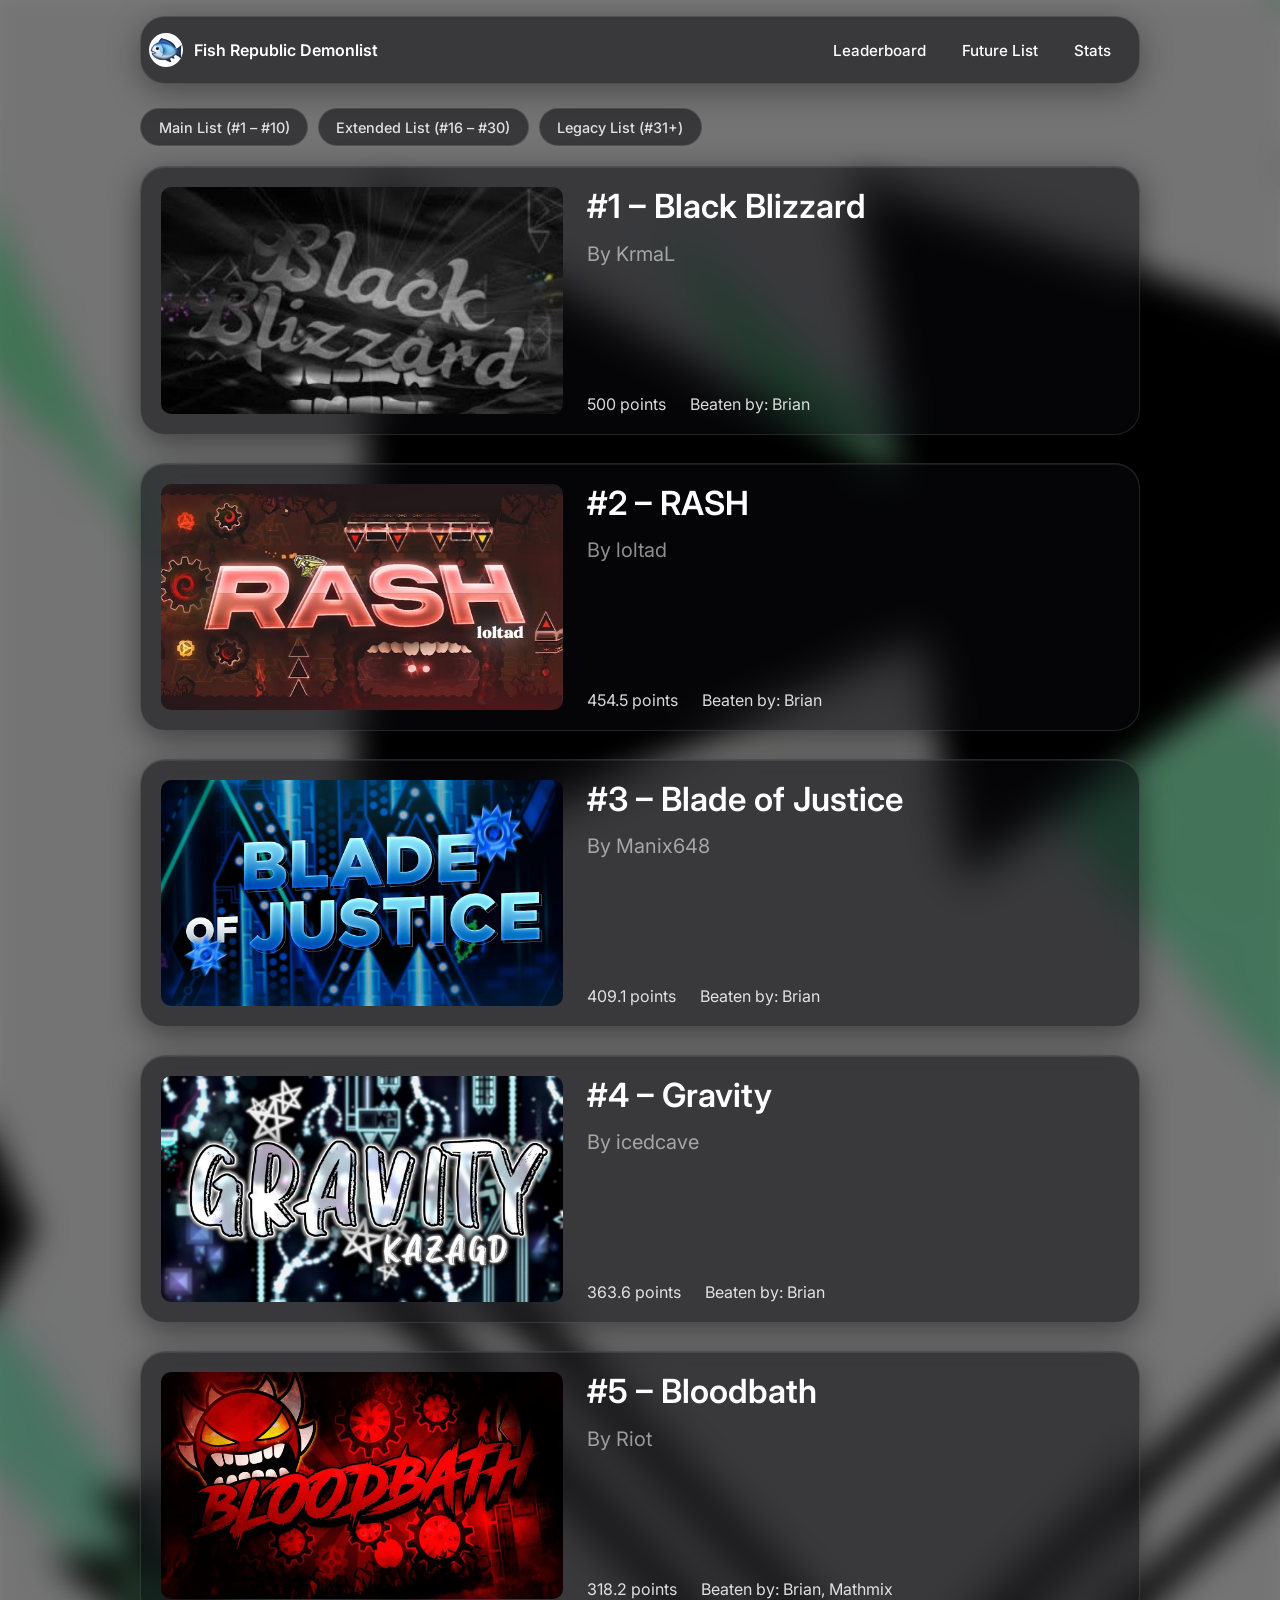
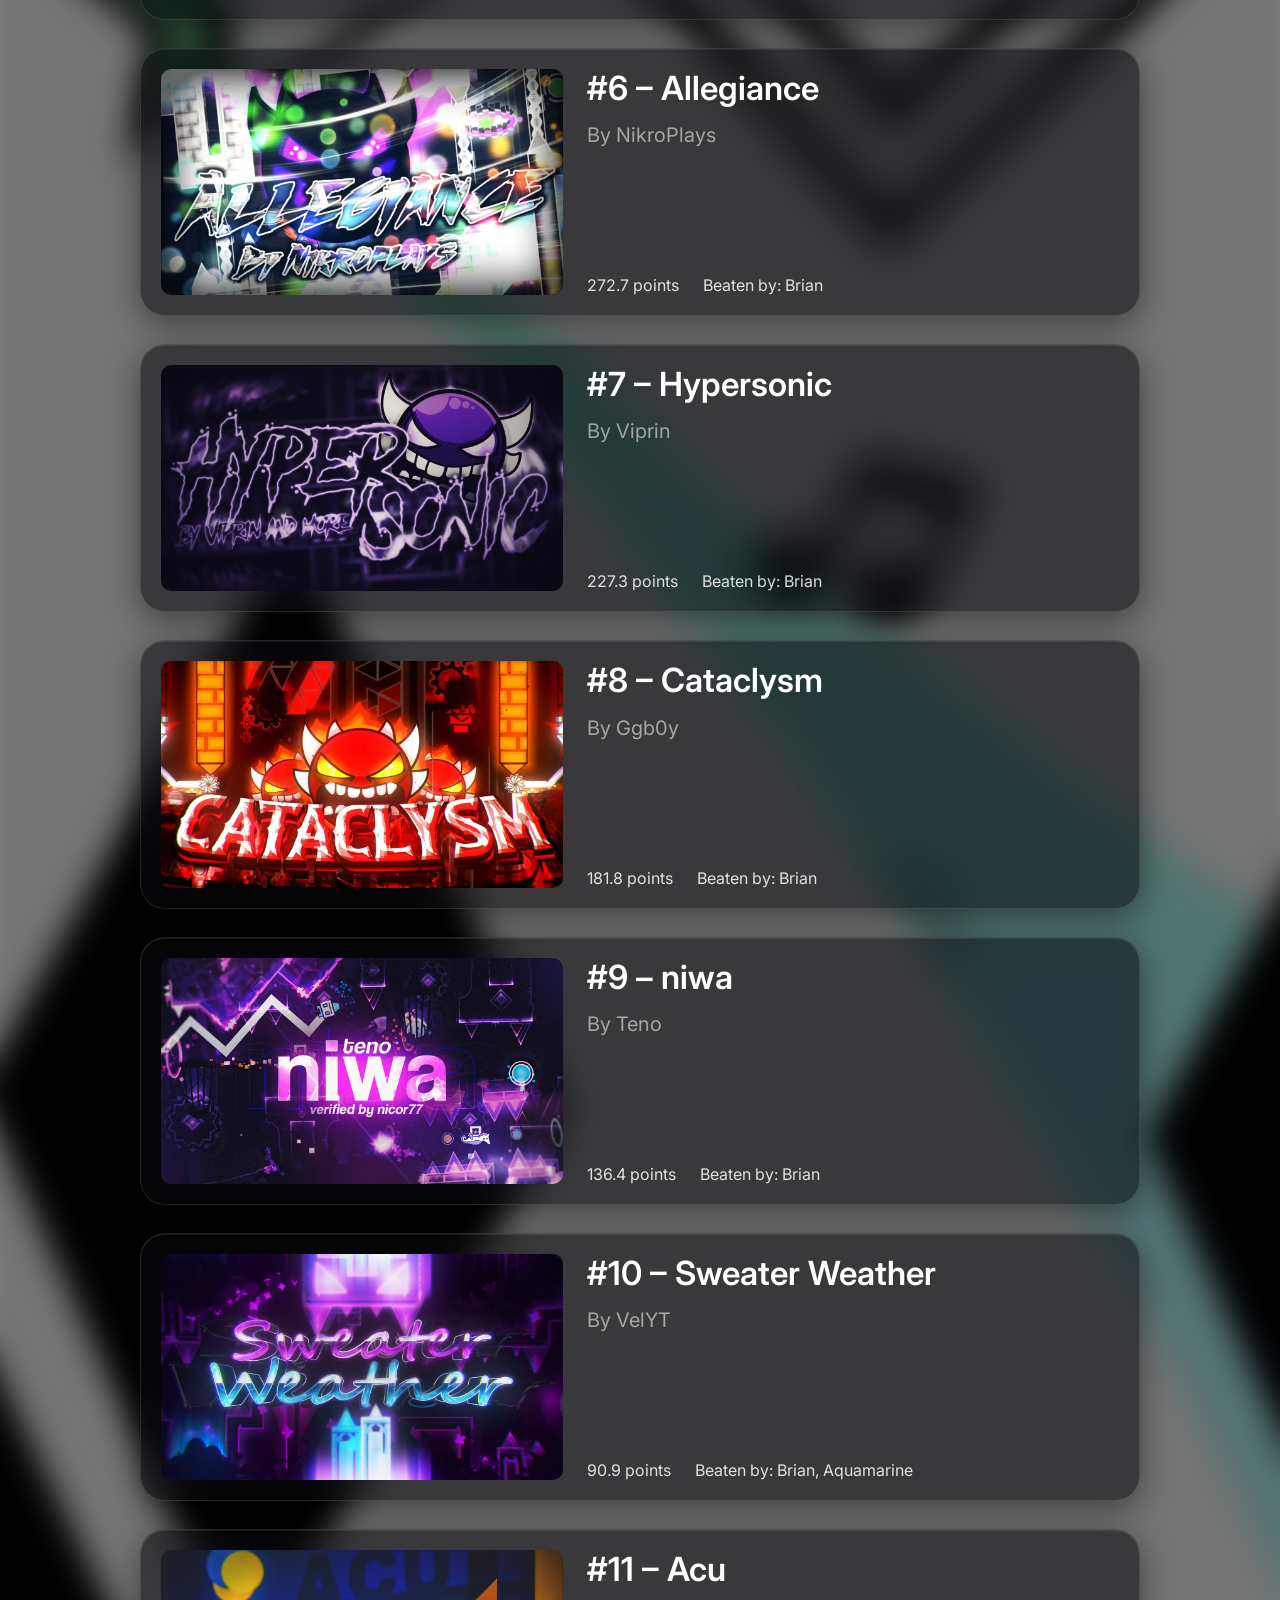
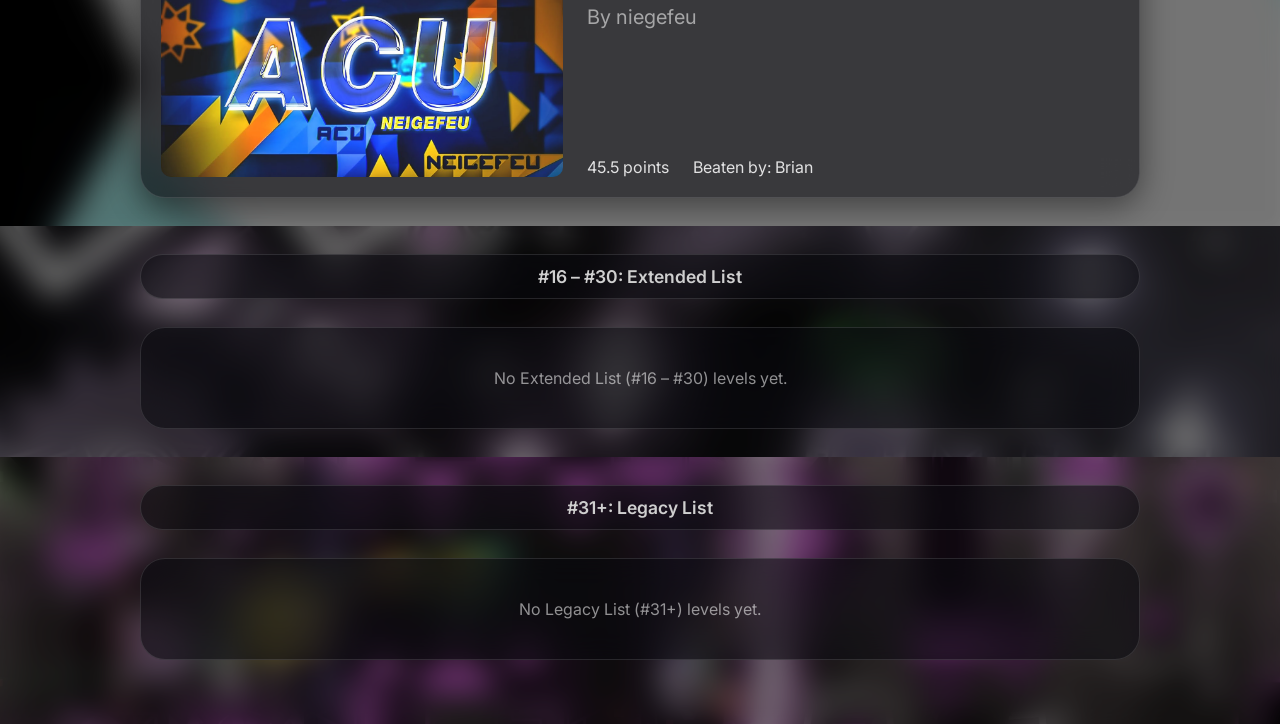
<file: index.html>
<!DOCTYPE html>
<html lang="en">
<head>
  <meta charset="UTF-8" />
  <meta name="viewport" content="width=device-width, initial-scale=1.0" />
  <title>Fish Republic Demonlist</title>
  <link href="https://fonts.googleapis.com/css2?family=Inter:wght@400;500;600&display=swap" rel="stylesheet" />
  <link href="./css/main.css" rel="stylesheet" />
</head>
<body>

  <nav class="navbar">
    <div class="navbar__brand">
      <img class="navbar__logo" src="./images/v194_342.png" alt="Fish Republic logo" />
      <span class="navbar__title">Fish Republic Demonlist</span>
    </div>
    <div class="navbar__links">
      <a class="navbar__link" href="#main-list">Leaderboard</a>
      <a class="navbar__link" href="./future.html">Future List</a>
      <a class="navbar__link" href="./stats.html">Stats</a>
    </div>
  </nav>

  <!-- Everything below is rendered by js/app.js from data/levels.json -->
  <main id="app"></main>

  <script src="./js/app.js"></script>
</body>
</html>
</file>
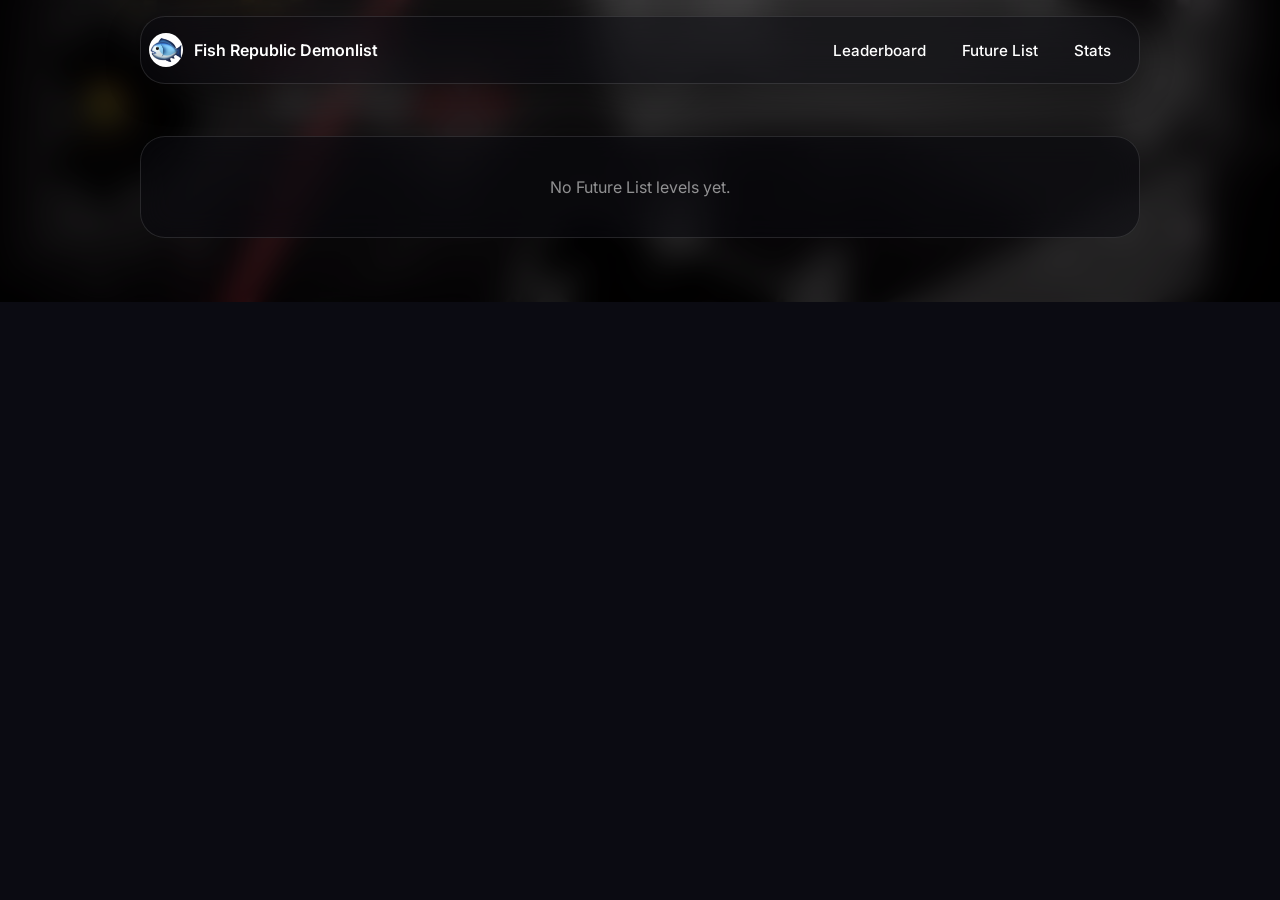
<file: future.html>
<!DOCTYPE html>
<html lang="en">
<head>
  <meta charset="UTF-8" />
  <meta name="viewport" content="width=device-width, initial-scale=1.0" />
  <title>Future List – Fish Republic Demonlist</title>
  <link href="https://fonts.googleapis.com/css2?family=Inter:wght@400;500;600&display=swap" rel="stylesheet" />
  <link href="./css/main.css" rel="stylesheet" />
</head>
<body>

  <nav class="navbar">
    <div class="navbar__brand">
      <img class="navbar__logo" src="./images/v194_342.png" alt="Fish Republic logo" />
      <span class="navbar__title">Fish Republic Demonlist</span>
    </div>
    <div class="navbar__links">
      <a class="navbar__link" href="./index.html">Leaderboard</a>
      <a class="navbar__link" href="./future.html" aria-current="page">Future List</a>
      <a class="navbar__link" href="./stats.html">Stats</a>
    </div>
  </nav>

  <!-- Rendered by js/app.js from data/levels.json (lists tagged page: "future") -->
  <main id="app"></main>

  <script src="./js/app.js" data-page="future"></script>
</body>
</html>
</file>
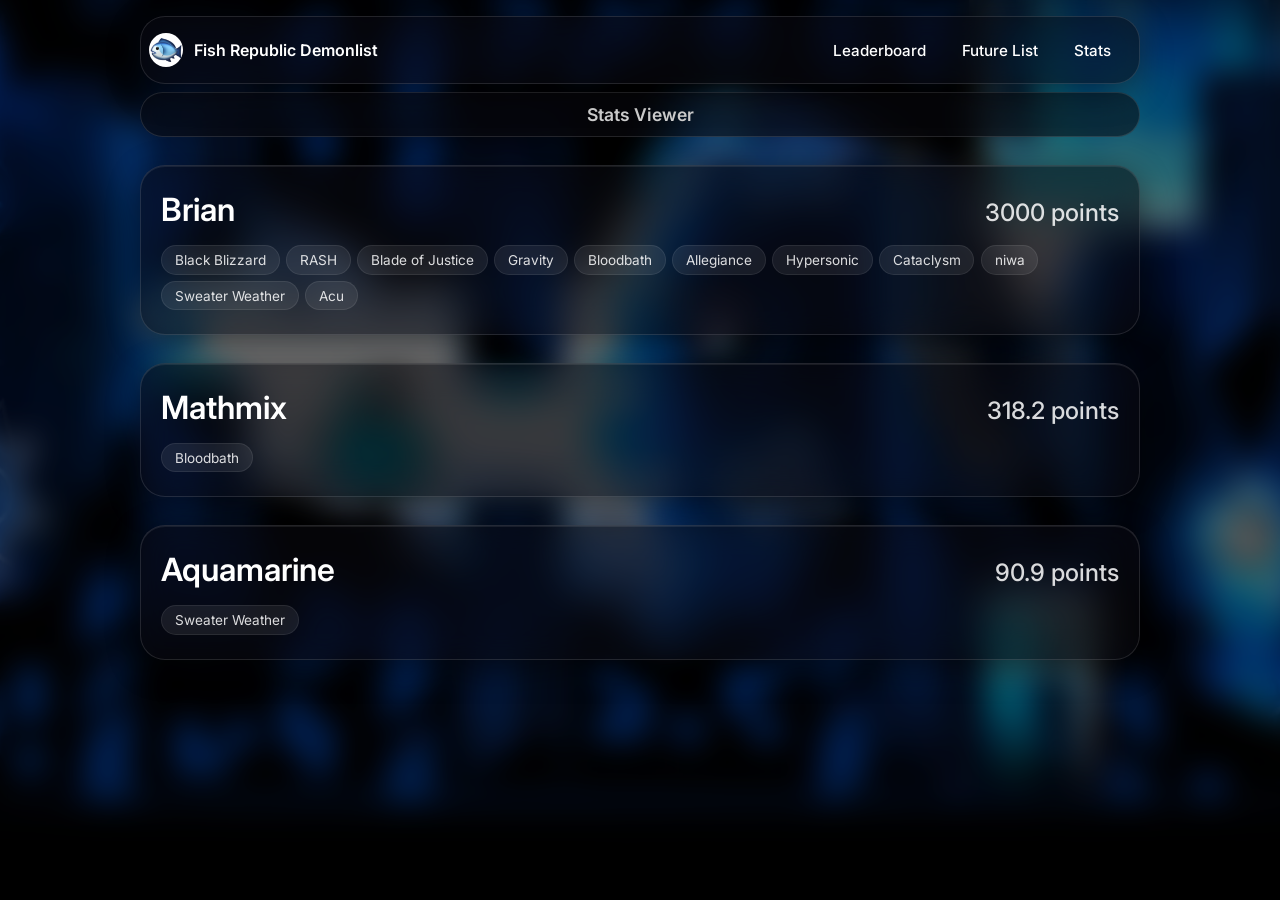
<file: stats.html>
<!DOCTYPE html>
<html lang="en">
<head>
  <meta charset="UTF-8" />
  <meta name="viewport" content="width=device-width, initial-scale=1.0" />
  <title>Stats – Fish Republic Demonlist</title>
  <link href="https://fonts.googleapis.com/css2?family=Inter:wght@400;500;600&display=swap" rel="stylesheet" />
  <link href="./css/main.css" rel="stylesheet" />
</head>
<body>

  <nav class="navbar">
    <div class="navbar__brand">
      <img class="navbar__logo" src="./images/v194_342.png" alt="Fish Republic logo" />
      <span class="navbar__title">Fish Republic Demonlist</span>
    </div>
    <div class="navbar__links">
      <a class="navbar__link" href="./index.html">Leaderboard</a>
      <a class="navbar__link" href="./future.html">Future List</a>
      <a class="navbar__link" href="./stats.html" aria-current="page">Stats</a>
    </div>
  </nav>

  <!-- Rendered by js/app.js (data-page="stats") — one card per player -->
  <main id="app"></main>

  <script src="./js/app.js" data-page="stats"></script>
</body>
</html>
</file>
<file: css/main.css>
/* ============================================================
   Fish Republic Demonlist — responsive rebuild
   ============================================================ */

:root {
  --font: "Inter", system-ui, -apple-system, "Segoe UI", sans-serif;
  --glass-bg: rgba(10, 10, 16, 0.55);
  --glass-bg-hover: rgba(10, 10, 16, 0.68);
  --glass-border: rgba(255, 255, 255, 0.12);
  --glass-blur: 16px;
  --text: #ffffff;
  --text-soft: rgba(255, 255, 255, 0.85);
  --text-dim: rgba(255, 255, 255, 0.55);
  --radius: 25px;
  --content-width: 1000px;
  --nav-height: 68px;
}

* {
  box-sizing: border-box;
}

html {
  scroll-behavior: smooth;
}

/* Keep jump targets clear of the fixed navbar */
[id$="-list"] {
  scroll-margin-top: calc(var(--nav-height) + 2rem);
}

body {
  margin: 0;
  font-family: var(--font);
  font-size: 16px;
  color: var(--text);
  background: #0b0b12;
  -webkit-font-smoothing: antialiased;
}

h2,
p {
  margin: 0;
}

/* ------------------------------------------------------------
   Background sections (decorative art, full-width, in flow)
   ------------------------------------------------------------ */

.section {
  position: relative;
  overflow: hidden;
  background-repeat: no-repeat;
  background-position: center center;
  background-size: cover;
}

/* Background images are set per-list from data/levels.json (inline). */

/* Frosted copy of the section's background art, blurred and darkened.
   It fully covers the section's own (sharp) background. */
.section::before {
  content: "";
  position: absolute;
  inset: -24px; /* hides the blurred edge bleed */
  background: inherit;
  filter: blur(16px) brightness(0.7);
}

/* Dark overlay on top of the frosted art so the glass cards stay readable */
.section::after {
  content: "";
  position: absolute;
  inset: 0;
  background: rgba(0, 0, 0, 0.35);
}

/* Overlays are decorative — never intercept clicks */
.section::before,
.section::after {
  pointer-events: none;
}

.section__inner {
  position: relative;
  z-index: 1;
  width: min(100% - 2rem, var(--content-width));
  margin-inline: auto;
  padding: 1.75rem 0;
  display: flex;
  flex-direction: column;
  gap: 1.75rem;
}

.section[hidden] {
  display: none;
}

/* ------------------------------------------------------------
   Navbar — fixed frosted glass
   ------------------------------------------------------------ */

.navbar {
  position: fixed;
  top: 1rem;
  left: 50%;
  transform: translateX(-50%);
  z-index: 100;
  width: min(100% - 2rem, var(--content-width));
  height: var(--nav-height);
  display: flex;
  align-items: center;
  justify-content: space-between;
  padding: 0 0.75rem 0 0.5rem;
  border-radius: var(--radius);
  background: rgba(10, 10, 16, 0.55);
  backdrop-filter: blur(var(--glass-blur)) saturate(140%);
  -webkit-backdrop-filter: blur(var(--glass-blur)) saturate(140%);
  border: 1px solid var(--glass-border);
  box-shadow: 0 8px 32px rgba(0, 0, 0, 0.35);
}

.navbar__brand {
  display: flex;
  align-items: center;
  gap: 0.7rem;
  min-width: 0;
}

.navbar__logo {
  width: 34px;
  height: 34px;
  border-radius: 50%;
  flex-shrink: 0;
}

.navbar__title {
  font-weight: 600;
  font-size: 1rem;
  white-space: nowrap;
  overflow: hidden;
  text-overflow: ellipsis;
}

.navbar__links {
  display: flex;
  align-items: center;
  gap: 0.25rem;
}

.navbar__link {
  color: var(--text);
  text-decoration: none;
  font-weight: 500;
  font-size: 0.95rem;
  padding: 0.5rem 1rem;
  border-radius: 999px;
  white-space: nowrap;
  transition: background 0.2s ease;
}

.navbar__link[aria-current="page"] {
  color: var(--text);
}

.navbar__link:hover {
  background: rgba(255, 255, 255, 0.12);
}

/* ------------------------------------------------------------
   Filter chips
   ------------------------------------------------------------ */

.filters {
  position: relative; /* keep the chip bar above the background overlays */
  z-index: 1;
  padding-top: calc(var(--nav-height) + 2.5rem);
  width: min(100% - 2rem, var(--content-width));
  margin-inline: auto;
  display: flex;
  flex-wrap: wrap;
  align-items: center;
  gap: 0.6rem;
}

.filters__group {
  display: flex;
  flex-wrap: wrap;
  gap: 0.6rem;
}

.filters__chip {
  display: inline-block;
  font-family: var(--font);
  font-weight: 500;
  font-size: 0.9rem;
  color: var(--text-soft);
  text-decoration: none;
  padding: 0.6rem 1.1rem;
  border-radius: 999px;
  border: 1px solid var(--glass-border);
  background: rgba(10, 10, 16, 0.55);
  backdrop-filter: blur(var(--glass-blur));
  -webkit-backdrop-filter: blur(var(--glass-blur));
  cursor: pointer;
  transition: background 0.2s ease, transform 0.15s ease;
}

.filters__chip:hover {
  background: rgba(10, 10, 16, 0.75);
  transform: translateY(-1px);
}

/* Tight gap between the chips and the first card */
.section--first .section__inner {
  padding-top: 1.25rem;
}

/* Pages without a chip bar pad themselves below the fixed navbar */
.section--lone {
  padding-top: calc(var(--nav-height) + 3rem);
}

/* A little breathing room at the end of the page */
.section--last .section__inner {
  padding-bottom: 4rem;
}

/* ------------------------------------------------------------
   Data loading error box
   ------------------------------------------------------------ */

.error-box {
  width: min(100% - 2rem, var(--content-width));
  margin: calc(var(--nav-height) + 3rem) auto 4rem;
  padding: 2rem;
  border-radius: var(--radius);
  background: var(--glass-bg);
  border: 1px solid var(--glass-border);
}

.error-box h2 {
  margin-bottom: 1rem;
}

.error-box pre {
  padding: 1rem;
  border-radius: 10px;
  background: rgba(0, 0, 0, 0.45);
  color: var(--text-soft);
  overflow-x: auto;
}

.error-box p {
  color: var(--text-dim);
  margin: 0.75rem 0;
}

/* ------------------------------------------------------------
   Level cards — dark glassmorphism
   ------------------------------------------------------------ */

.level-card {
  display: flex;
  gap: 1.5rem;
  padding: 1.25rem;
  border-radius: var(--radius);
  background: var(--glass-bg);
  backdrop-filter: blur(var(--glass-blur)) saturate(140%);
  -webkit-backdrop-filter: blur(var(--glass-blur)) saturate(140%);
  border: 1px solid var(--glass-border);
  box-shadow:
    0 8px 32px rgba(0, 0, 0, 0.45),
    inset 0 1px 0 rgba(255, 255, 255, 0.08);
  transition: background 0.25s ease, transform 0.2s ease, box-shadow 0.25s ease;
}

.level-card:hover {
  background: var(--glass-bg-hover);
  transform: translateY(-3px);
  box-shadow:
    0 14px 40px rgba(0, 0, 0, 0.55),
    inset 0 1px 0 rgba(255, 255, 255, 0.1);
}

.level-card[hidden] {
  display: none;
}

.level-card__thumb {
  flex: 0 0 42%;
  aspect-ratio: 16 / 9;
  align-self: center;
  border-radius: 10px;
  background-size: cover;
  background-position: center center;
  background-repeat: no-repeat;
}

.level-card__info {
  flex: 1;
  min-width: 0;
  display: flex;
  flex-direction: column;
}

/* Level name + AREDL placement share the top row */
.level-card__top {
  display: flex;
  align-items: flex-start; /* badge sits at the same height as the name's first line */
  justify-content: space-between;
  gap: 1rem;
}

.level-card__aredl {
  flex-shrink: 0;
  margin-top: 0.3em; /* optical alignment with the large name text */
  font-size: 0.95rem;
  color: var(--text-dim); /* same darkness as the creator line */
  text-align: right;
}

/* No placement matched — don't leave an empty gap */
.level-card__aredl:empty {
  display: none;
}

.level-card__name {
  font-weight: 600;
  font-size: clamp(1.25rem, 2.6vw, 2.25rem);
  line-height: 1.2;
  overflow-wrap: anywhere;
}

.level-card__author {
  margin-top: 0.9rem;
  font-size: clamp(0.95rem, 1.6vw, 1.25rem);
  color: var(--text-dim);
}

.level-card__meta {
  margin-top: auto;
  padding-top: 1rem;
  display: flex;
  flex-wrap: wrap;
  gap: 0.35rem 1.5rem;
}

.level-card__points,
.level-card__beaten {
  font-size: 1rem;
  color: var(--text-soft);
}

/* ------------------------------------------------------------
   Extended list divider + empty state
   ------------------------------------------------------------ */

.list-divider {
  display: flex;
  align-items: center;
  justify-content: center;
  padding: 0.7rem 1rem;
  border-radius: var(--radius);
  background: var(--glass-bg);
  backdrop-filter: blur(var(--glass-blur));
  -webkit-backdrop-filter: blur(var(--glass-blur));
  border: 1px solid var(--glass-border);
}

.list-divider[hidden] {
  display: none;
}

.list-divider span {
  font-weight: 600;
  font-size: 1.1rem;
  color: #cfcfcf;
  text-align: center;
}

.empty-state {
  display: flex;
  justify-content: center;
  padding: 2.5rem 1rem;
  border-radius: var(--radius);
  background: var(--glass-bg);
  backdrop-filter: blur(var(--glass-blur));
  -webkit-backdrop-filter: blur(var(--glass-blur));
  border: 1px solid var(--glass-border);
  color: var(--text-dim);
  font-size: 1rem;
}

.empty-state[hidden] {
  display: none;
}

/* ------------------------------------------------------------
   Stats Viewer — one glass card per player
   ------------------------------------------------------------ */

.stats-viewer__header {
  justify-content: center;
}

/* Tighter gap: navbar → Stats Viewer banner */
.section--stats {
  min-height: 100vh; /* background always reaches the bottom of the window */
  padding-top: calc(var(--nav-height) + 1rem);
}

.section--stats .section__inner {
  padding-top: 0.5rem;
}

.stats-card {
  display: flex;
  flex-direction: column;
  gap: 1rem;
  padding: 1.5rem 1.25rem;
  border-radius: var(--radius);
  background: var(--glass-bg);
  backdrop-filter: blur(var(--glass-blur)) saturate(140%);
  -webkit-backdrop-filter: blur(var(--glass-blur)) saturate(140%);
  border: 1px solid var(--glass-border);
  box-shadow:
    0 8px 32px rgba(0, 0, 0, 0.45),
    inset 0 1px 0 rgba(255, 255, 255, 0.08);
}

.stats-card__header {
  display: flex;
  align-items: baseline;
  justify-content: space-between;
  flex-wrap: wrap;
  gap: 0.25rem 1.5rem;
}

.stats-card__name {
  font-weight: 600;
  font-size: clamp(1.25rem, 2.6vw, 2rem);
  overflow-wrap: anywhere;
}

.stats-card__points {
  font-weight: 500;
  font-size: clamp(1.1rem, 2vw, 1.5rem);
  color: var(--text-soft);
  white-space: nowrap;
}

.stats-card__levels {
  list-style: none;
  margin: 0;
  padding: 0;
  display: flex;
  flex-wrap: wrap;
  gap: 0.4rem;
}

.stats-card__levels li {
  font-size: 0.85rem;
  color: var(--text-soft);
  padding: 0.35rem 0.8rem;
  border-radius: 999px;
  background: rgba(255, 255, 255, 0.08);
  border: 1px solid rgba(255, 255, 255, 0.08);
}

/* ------------------------------------------------------------
   Responsive tweaks
   ------------------------------------------------------------ */

@media (max-width: 720px) {
  .level-card {
    flex-direction: column;
    gap: 1rem;
  }

  .level-card__thumb {
    flex-basis: auto;
    width: 100%;
  }

  .level-card__meta {
    flex-direction: column;
    gap: 0.25rem;
  }

  .section__inner {
    padding: 1.25rem 0;
  }

  /* Long filter labels wrap comfortably on phones */
  .filters,
  .filters__group {
    justify-content: center;
  }
}

@media (max-width: 480px) {
  .navbar__link {
    padding: 0.5rem 0.75rem;
  }

  .navbar__title {
    font-size: 0.9rem;
  }

  .filters__chip {
    font-size: 0.82rem;
    padding: 0.5rem 0.9rem;
  }
}

@media (prefers-reduced-motion: reduce) {
  html {
    scroll-behavior: auto;
  }

  .level-card,
  .filters__chip,
  .navbar__link {
    transition: none;
  }
}
</file>
